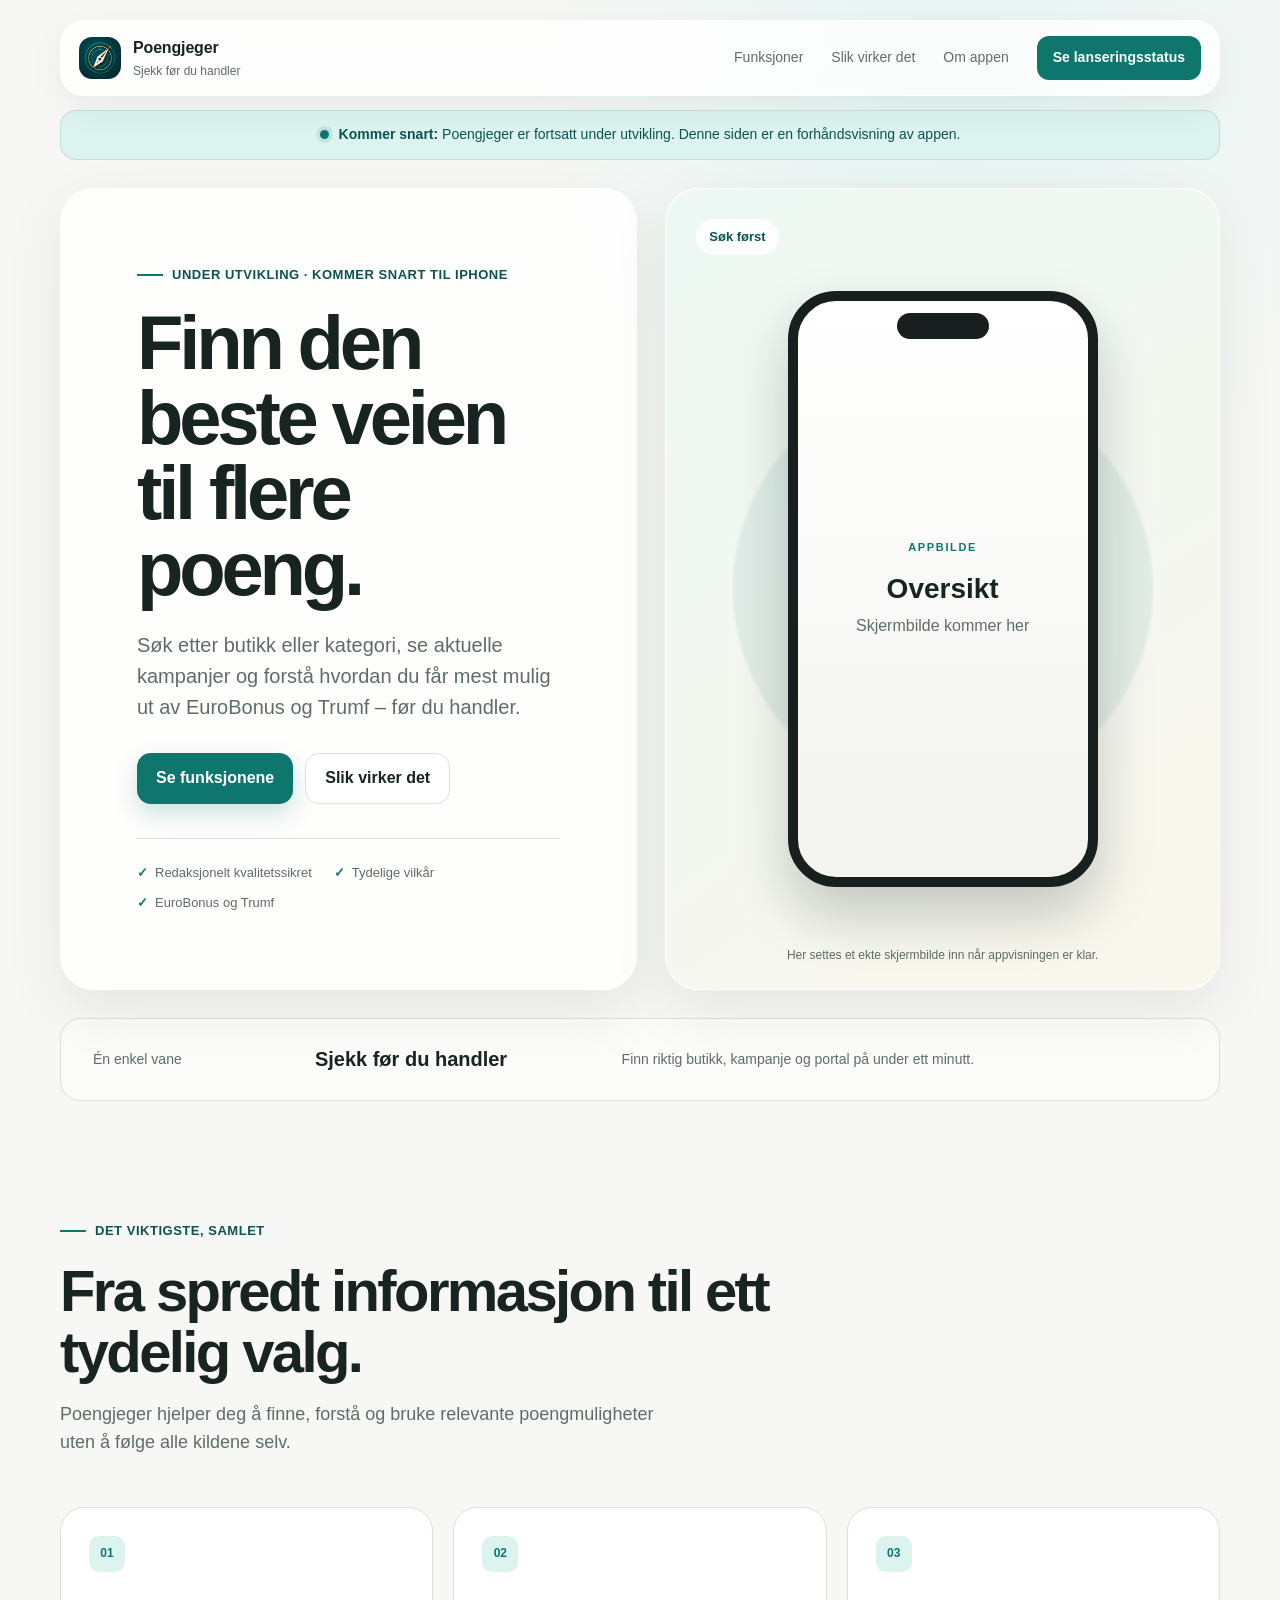
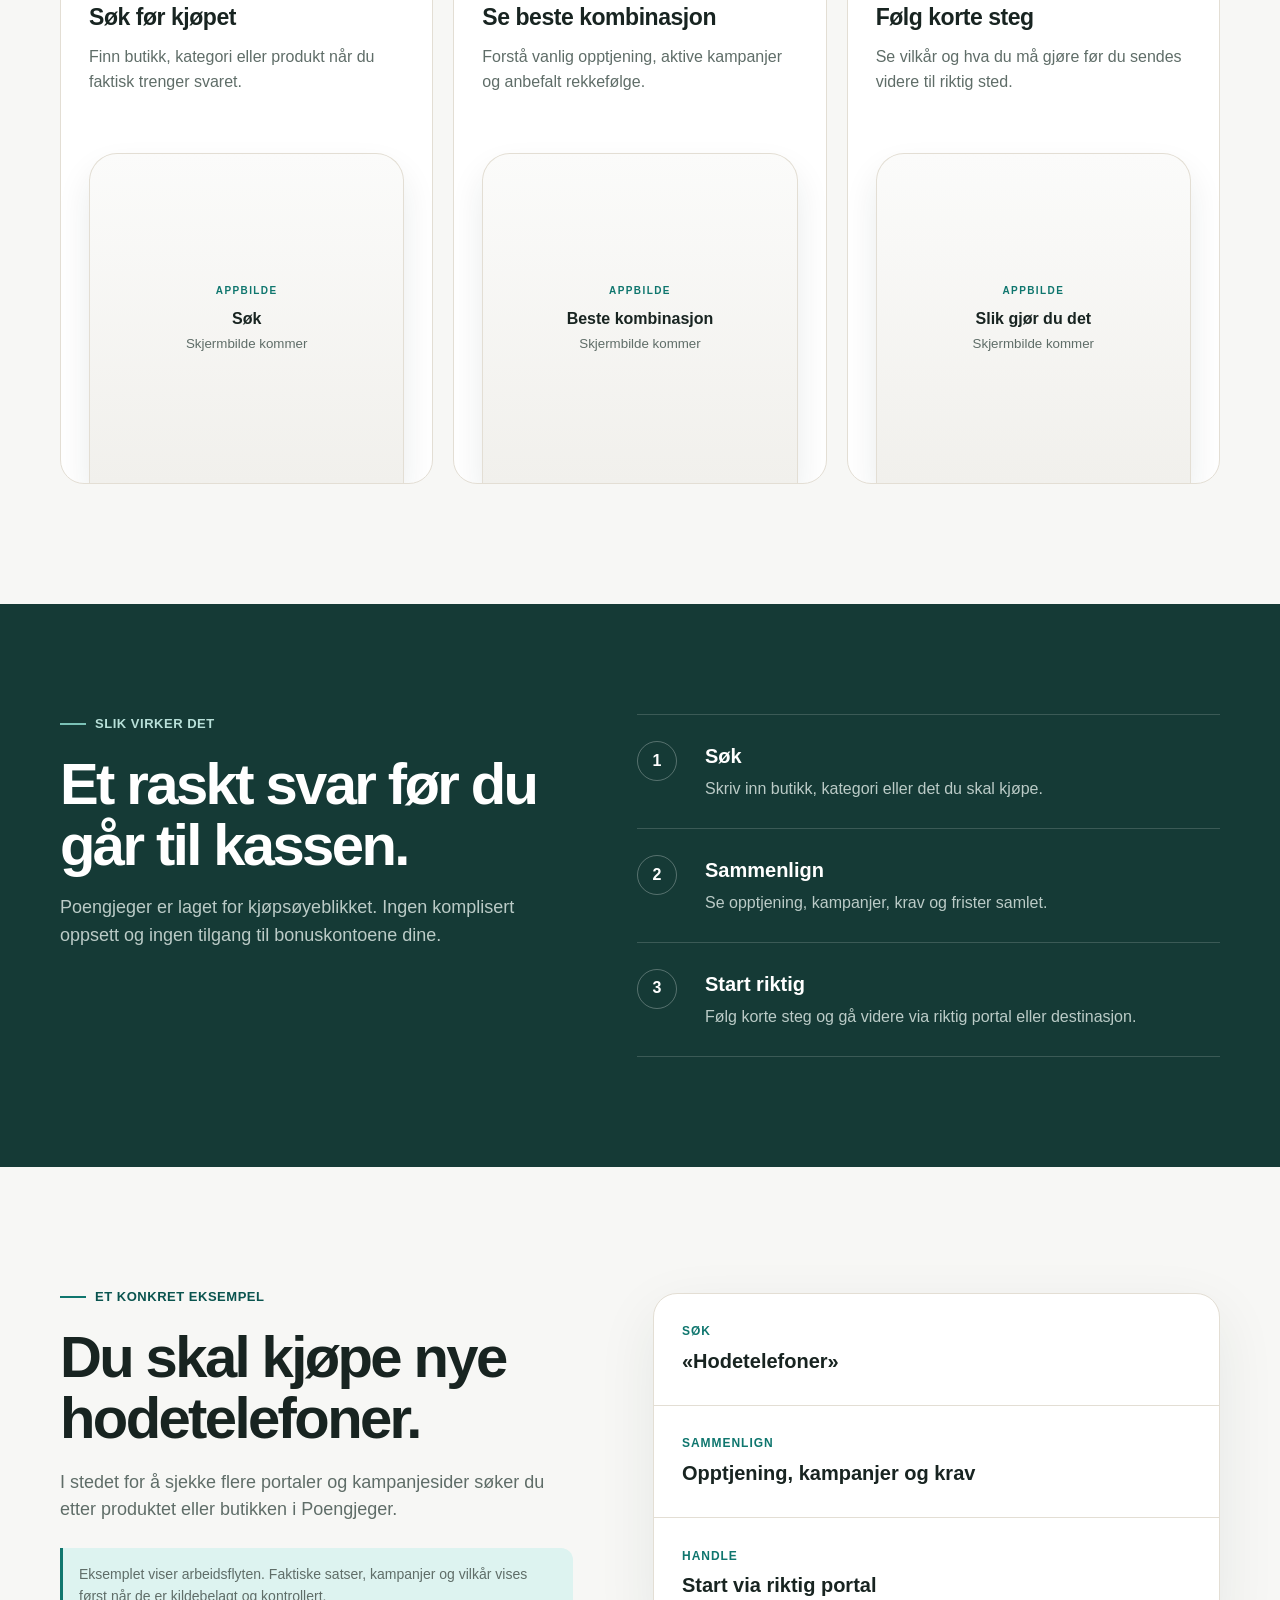
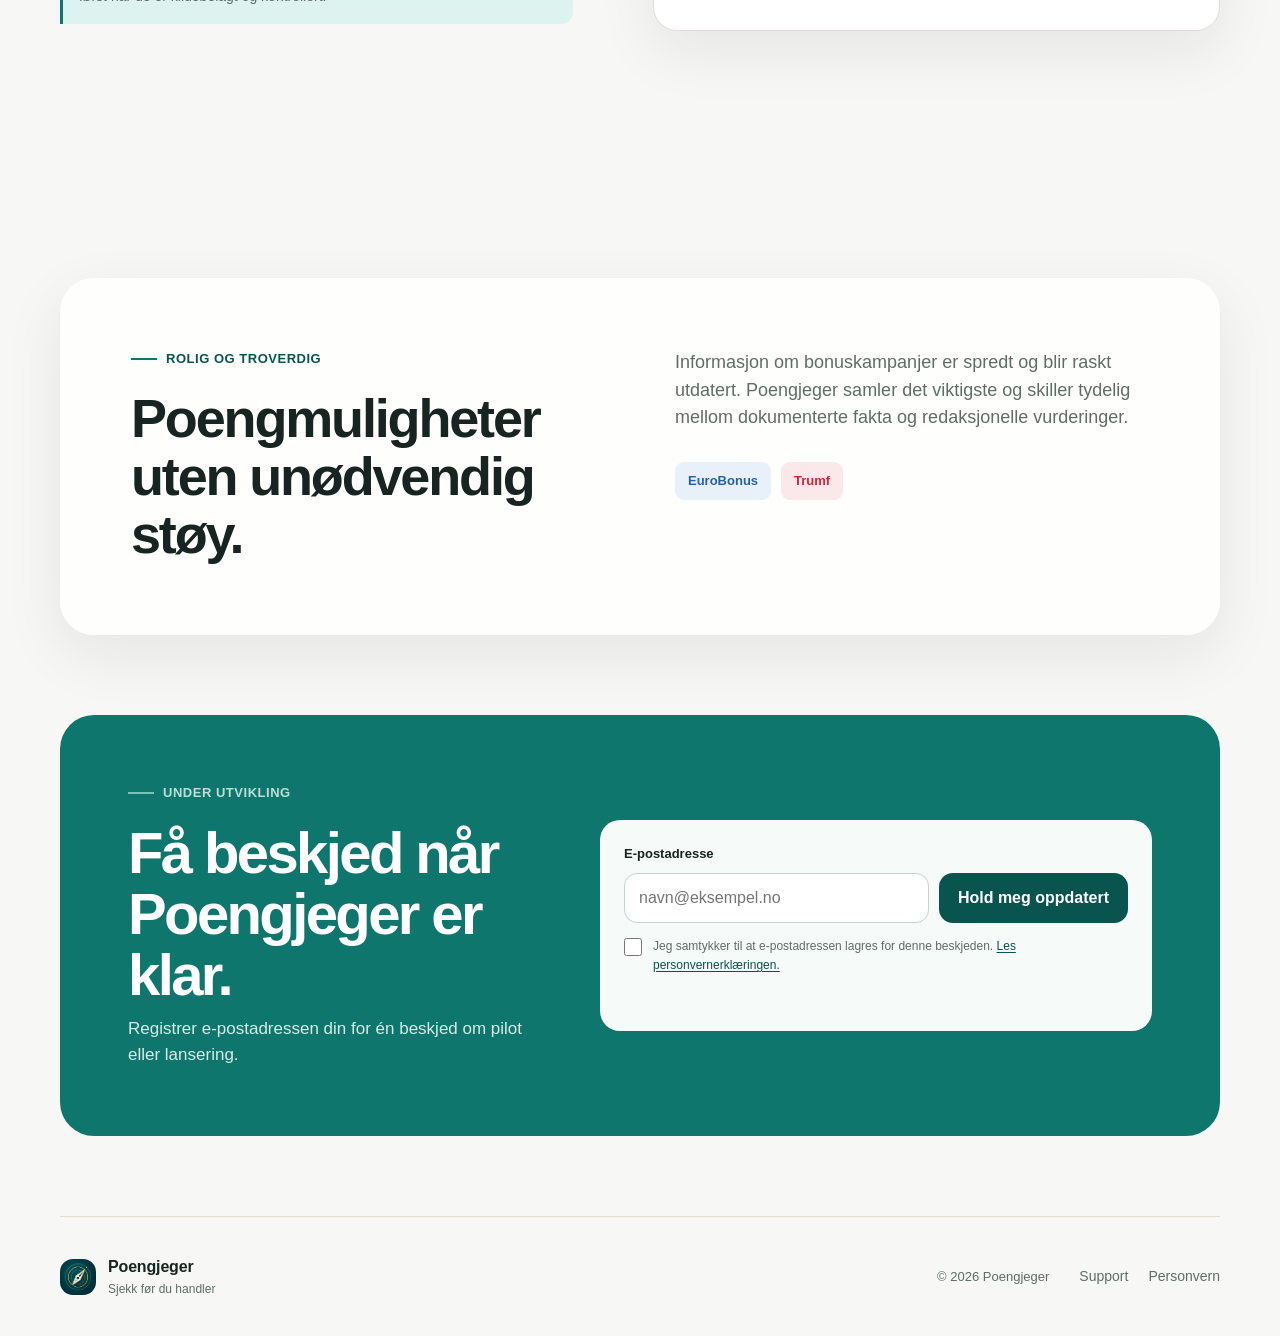
<file: public-site/index.html>
<!DOCTYPE html>
<html lang="no">
<head>
  <meta charset="utf-8">
  <meta name="viewport" content="width=device-width, initial-scale=1">
  <meta name="description" content="Poengjeger hjelper deg å finne den beste opptjeningsveien for EuroBonus og Trumf før du handler.">
  <meta name="theme-color" content="#f7f7f5">
  <link rel="canonical" href="https://nithusan.no/poengjeger/">
  <meta property="og:type" content="website">
  <meta property="og:locale" content="nb_NO">
  <meta property="og:site_name" content="Poengjeger">
  <meta property="og:title" content="Poengjeger – kommer snart til iPhone">
  <meta property="og:description" content="Finn den beste opptjeningsveien for EuroBonus og Trumf før du handler.">
  <meta property="og:url" content="https://nithusan.no/poengjeger/">
  <meta property="og:image" content="https://nithusan.no/poengjeger/assets/poengjeger-app-icon.png">
  <meta property="og:image:alt" content="Poengjeger-applogo">
  <meta name="twitter:card" content="summary">
  <meta name="twitter:title" content="Poengjeger – kommer snart til iPhone">
  <meta name="twitter:description" content="Sjekk før du handler. Poengjeger samler relevante muligheter for EuroBonus og Trumf.">
  <meta name="twitter:image" content="https://nithusan.no/poengjeger/assets/poengjeger-app-icon.png">
  <link rel="icon" href="assets/poengjeger-app-icon.png" type="image/png">
  <title>Poengjeger – Kommer snart til iPhone</title>
  <link rel="stylesheet" href="styles.css">
  <script type="application/ld+json">
    {"@context":"https://schema.org","@type":"SoftwareApplication","name":"Poengjeger","applicationCategory":"LifestyleApplication","operatingSystem":"iOS","description":"Poengjeger hjelper norske bonusbrukere å finne relevante opptjeningsmuligheter før de handler.","url":"https://nithusan.no/poengjeger/","softwareVersion":"Under utvikling"}
  </script>
</head>
<body>
  <a class="skip-link" href="#innhold">Hopp til innhold</a>

  <header class="site-header shell" aria-label="Toppnavigasjon">
    <a class="brand" href="#topp" aria-label="Poengjeger, gå til toppen">
      <img class="brand-mark" src="assets/poengjeger-app-icon.png" alt="">
      <span>
        <strong>Poengjeger</strong>
        <small>Sjekk før du handler</small>
      </span>
    </a>
    <nav aria-label="Hovedmeny">
      <a href="#funksjoner">Funksjoner</a>
      <a href="#slik-virker-det">Slik virker det</a>
      <a href="#om">Om appen</a>
    </nav>
    <a class="nav-cta" href="#lansering">Se lanseringsstatus</a>
    <details class="mobile-menu">
      <summary aria-label="Åpne meny"><span></span><span></span><span></span></summary>
      <nav aria-label="Mobilmeny">
        <a href="#funksjoner">Funksjoner</a>
        <a href="#slik-virker-det">Slik virker det</a>
        <a href="#om">Om appen</a>
        <a href="#lansering">Interesseliste</a>
      </nav>
    </details>
  </header>

  <aside class="development-banner shell" aria-label="Utviklingsstatus">
    <span class="status-dot" aria-hidden="true"></span>
    <p><strong>Kommer snart:</strong> Poengjeger er fortsatt under utvikling. Denne siden er en forhåndsvisning av appen.</p>
  </aside>

  <main id="innhold">
    <section class="hero shell" id="topp">
      <div class="hero-copy panel">
        <p class="eyebrow"><span></span> Under utvikling · kommer snart til iPhone</p>
        <h1>Finn den beste veien til flere poeng.</h1>
        <p class="lead">Søk etter butikk eller kategori, se aktuelle kampanjer og forstå hvordan du får mest mulig ut av EuroBonus og Trumf – før du handler.</p>
        <div class="hero-actions">
          <a class="button button-primary" href="#funksjoner">Se funksjonene</a>
          <a class="button button-secondary" href="#slik-virker-det">Slik virker det</a>
        </div>
        <ul class="trust-list">
          <li>Redaksjonelt kvalitetssikret</li>
          <li>Tydelige vilkår</li>
          <li>EuroBonus og Trumf</li>
        </ul>
      </div>

      <div class="hero-visual panel" role="img" aria-label="Plassholder for appskjermbilde">
        <span class="visual-label">Søk først</span>
        <div class="phone-placeholder">
          <div class="phone-top" aria-hidden="true"></div>
          <div class="placeholder-content">
            <span class="placeholder-kicker">APPBILDE</span>
            <strong>Oversikt</strong>
            <span>Skjermbilde kommer her</span>
          </div>
        </div>
        <p class="visual-note">Her settes et ekte skjermbilde inn når appvisningen er klar.</p>
      </div>
    </section>

    <section class="proof shell" aria-label="Produktløfte">
      <p>Én enkel vane</p>
      <strong>Sjekk før du handler</strong>
      <span>Finn riktig butikk, kampanje og portal på under ett minutt.</span>
    </section>

    <section class="section shell" id="funksjoner">
      <div class="section-heading">
        <p class="eyebrow"><span></span> Det viktigste, samlet</p>
        <h2>Fra spredt informasjon til ett tydelig valg.</h2>
        <p>Poengjeger hjelper deg å finne, forstå og bruke relevante poengmuligheter uten å følge alle kildene selv.</p>
      </div>

      <div class="feature-grid">
        <article class="feature-card">
          <div class="feature-number">01</div>
          <h3>Søk før kjøpet</h3>
          <p>Finn butikk, kategori eller produkt når du faktisk trenger svaret.</p>
          <div class="screen-placeholder screen-search" role="img" aria-label="Plassholder for søkeskjerm">
            <span>APPBILDE</span>
            <strong>Søk</strong>
            <small>Skjermbilde kommer</small>
          </div>
        </article>

        <article class="feature-card">
          <div class="feature-number">02</div>
          <h3>Se beste kombinasjon</h3>
          <p>Forstå vanlig opptjening, aktive kampanjer og anbefalt rekkefølge.</p>
          <div class="screen-placeholder screen-combination" role="img" aria-label="Plassholder for butikkside">
            <span>APPBILDE</span>
            <strong>Beste kombinasjon</strong>
            <small>Skjermbilde kommer</small>
          </div>
        </article>

        <article class="feature-card">
          <div class="feature-number">03</div>
          <h3>Følg korte steg</h3>
          <p>Se vilkår og hva du må gjøre før du sendes videre til riktig sted.</p>
          <div class="screen-placeholder screen-guide" role="img" aria-label="Plassholder for slik gjør du det-visning">
            <span>APPBILDE</span>
            <strong>Slik gjør du det</strong>
            <small>Skjermbilde kommer</small>
          </div>
        </article>
      </div>
    </section>

    <section class="steps-section" id="slik-virker-det">
      <div class="shell steps-layout">
        <div class="section-heading compact">
          <p class="eyebrow light"><span></span> Slik virker det</p>
          <h2>Et raskt svar før du går til kassen.</h2>
          <p>Poengjeger er laget for kjøpsøyeblikket. Ingen komplisert oppsett og ingen tilgang til bonuskontoene dine.</p>
        </div>
        <ol class="steps">
          <li><span>1</span><div><strong>Søk</strong><p>Skriv inn butikk, kategori eller det du skal kjøpe.</p></div></li>
          <li><span>2</span><div><strong>Sammenlign</strong><p>Se opptjening, kampanjer, krav og frister samlet.</p></div></li>
          <li><span>3</span><div><strong>Start riktig</strong><p>Følg korte steg og gå videre via riktig portal eller destinasjon.</p></div></li>
        </ol>
      </div>
    </section>

    <section class="section shell example-section" aria-labelledby="eksempel-title">
      <div class="example-copy">
        <p class="eyebrow"><span></span> Et konkret eksempel</p>
        <h2 id="eksempel-title">Du skal kjøpe nye hodetelefoner.</h2>
        <p>I stedet for å sjekke flere portaler og kampanjesider søker du etter produktet eller butikken i Poengjeger.</p>
        <p class="example-note">Eksemplet viser arbeidsflyten. Faktiske satser, kampanjer og vilkår vises først når de er kildebelagt og kontrollert.</p>
      </div>
      <ol class="example-flow">
        <li><span>Søk</span><strong>«Hodetelefoner»</strong></li>
        <li><span>Sammenlign</span><strong>Opptjening, kampanjer og krav</strong></li>
        <li><span>Handle</span><strong>Start via riktig portal</strong></li>
      </ol>
    </section>

    <section class="section shell about" id="om">
      <div class="about-card panel">
        <div>
          <p class="eyebrow"><span></span> Rolig og troverdig</p>
          <h2>Poengmuligheter uten unødvendig støy.</h2>
        </div>
        <div class="about-copy">
          <p>Informasjon om bonuskampanjer er spredt og blir raskt utdatert. Poengjeger samler det viktigste og skiller tydelig mellom dokumenterte fakta og redaksjonelle vurderinger.</p>
          <div class="programs" role="group" aria-label="Bonusprogrammer i første versjon">
            <span class="program eurobonus">EuroBonus</span>
            <span class="program trumf">Trumf</span>
          </div>
        </div>
      </div>
    </section>

    <section class="launch shell" id="lansering">
      <div>
        <p class="eyebrow light"><span></span> Under utvikling</p>
        <h2>Få beskjed når Poengjeger er klar.</h2>
        <p>Registrer e-postadressen din for én beskjed om pilot eller lansering.</p>
      </div>
      <form class="waitlist-form" id="waitlist-form" novalidate>
        <label for="waitlist-email">E-postadresse</label>
        <div class="waitlist-row">
          <input id="waitlist-email" name="email" type="email" autocomplete="email" inputmode="email" placeholder="navn@eksempel.no" required maxlength="254">
          <button class="button button-light" type="submit">Hold meg oppdatert</button>
        </div>
        <div class="honeypot" aria-hidden="true">
          <label for="waitlist-company">Firma</label>
          <input id="waitlist-company" name="company" type="text" tabindex="-1" autocomplete="off">
        </div>
        <label class="consent-row">
          <input id="waitlist-consent" name="consent" type="checkbox" required>
          <span>Jeg samtykker til at e-postadressen lagres for denne beskjeden. <a href="personvern/">Les personvernerklæringen.</a></span>
        </label>
        <p class="form-status" id="waitlist-status" role="status" aria-live="polite"></p>
      </form>
    </section>
  </main>

  <footer class="site-footer shell">
    <div class="brand footer-brand">
      <img class="brand-mark" src="assets/poengjeger-app-icon.png" alt="">
      <span><strong>Poengjeger</strong><small>Sjekk før du handler</small></span>
    </div>
    <p>© <span id="year">2026</span> Poengjeger</p>
    <div class="footer-links">
      <a href="support/">Support</a>
      <a href="personvern/">Personvern</a>
    </div>
  </footer>

  <script src="config.js"></script>
  <script src="script.js"></script>
</body>
</html>
</file>
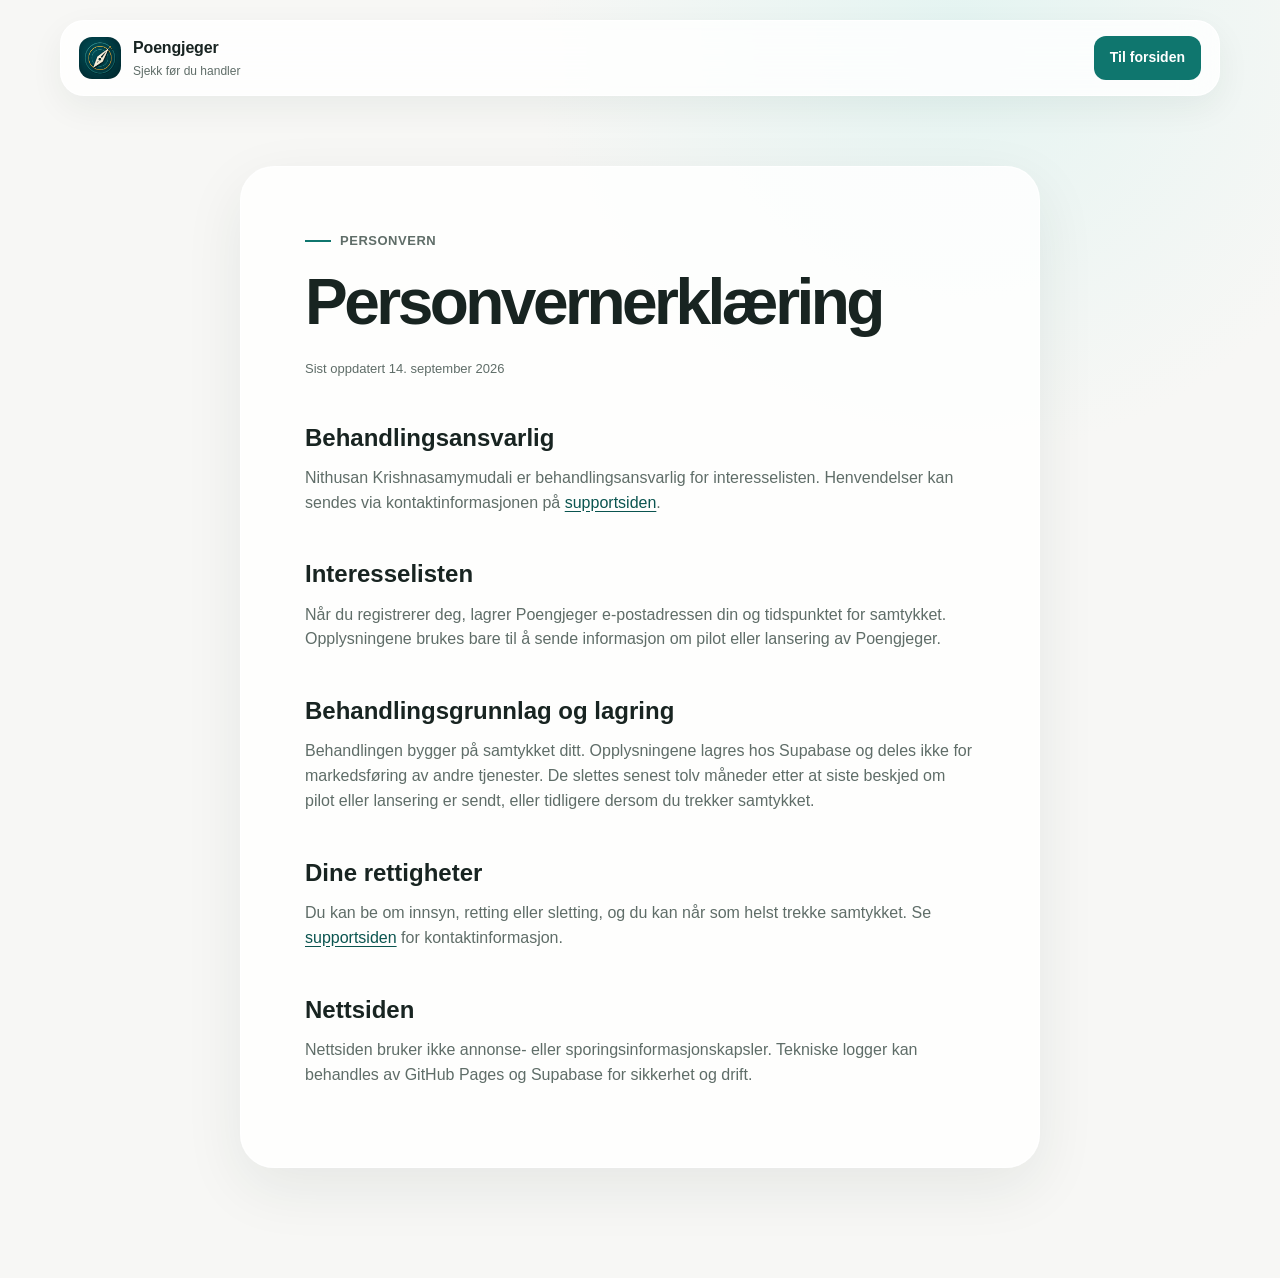
<file: public-site/personvern/index.html>
<!DOCTYPE html>
<html lang="no">
<head>
  <meta charset="utf-8">
  <meta name="viewport" content="width=device-width, initial-scale=1">
  <meta name="description" content="Personvernerklæring for Poengjeger og interesselisten.">
  <link rel="canonical" href="https://nithusan.no/poengjeger/personvern/">
  <link rel="icon" href="../assets/poengjeger-app-icon.png" type="image/png">
  <title>Personvern – Poengjeger</title>
  <link rel="stylesheet" href="../styles.css">
</head>
<body>
  <header class="site-header shell">
    <a class="brand" href="../" aria-label="Poengjeger, gå til forsiden">
      <img class="brand-mark" src="../assets/poengjeger-app-icon.png" alt="">
      <span><strong>Poengjeger</strong><small>Sjekk før du handler</small></span>
    </a>
    <a class="nav-cta" href="../">Til forsiden</a>
  </header>
  <main class="legal-main shell">
    <article class="legal-card panel">
      <p class="eyebrow"><span></span> Personvern</p>
      <h1>Personvernerklæring</h1>
      <p class="legal-updated">Sist oppdatert 14. september 2026</p>
      <h2>Behandlingsansvarlig</h2>
      <p>Nithusan Krishnasamymudali er behandlingsansvarlig for interesselisten. Henvendelser kan sendes via kontaktinformasjonen på <a href="../support/">supportsiden</a>.</p>
      <h2>Interesselisten</h2>
      <p>Når du registrerer deg, lagrer Poengjeger e-postadressen din og tidspunktet for samtykket. Opplysningene brukes bare til å sende informasjon om pilot eller lansering av Poengjeger.</p>
      <h2>Behandlingsgrunnlag og lagring</h2>
      <p>Behandlingen bygger på samtykket ditt. Opplysningene lagres hos Supabase og deles ikke for markedsføring av andre tjenester. De slettes senest tolv måneder etter at siste beskjed om pilot eller lansering er sendt, eller tidligere dersom du trekker samtykket.</p>
      <h2>Dine rettigheter</h2>
      <p>Du kan be om innsyn, retting eller sletting, og du kan når som helst trekke samtykket. Se <a href="../support/">supportsiden</a> for kontaktinformasjon.</p>
      <h2>Nettsiden</h2>
      <p>Nettsiden bruker ikke annonse- eller sporingsinformasjonskapsler. Tekniske logger kan behandles av GitHub Pages og Supabase for sikkerhet og drift.</p>
    </article>
  </main>
</body>
</html>
</file>
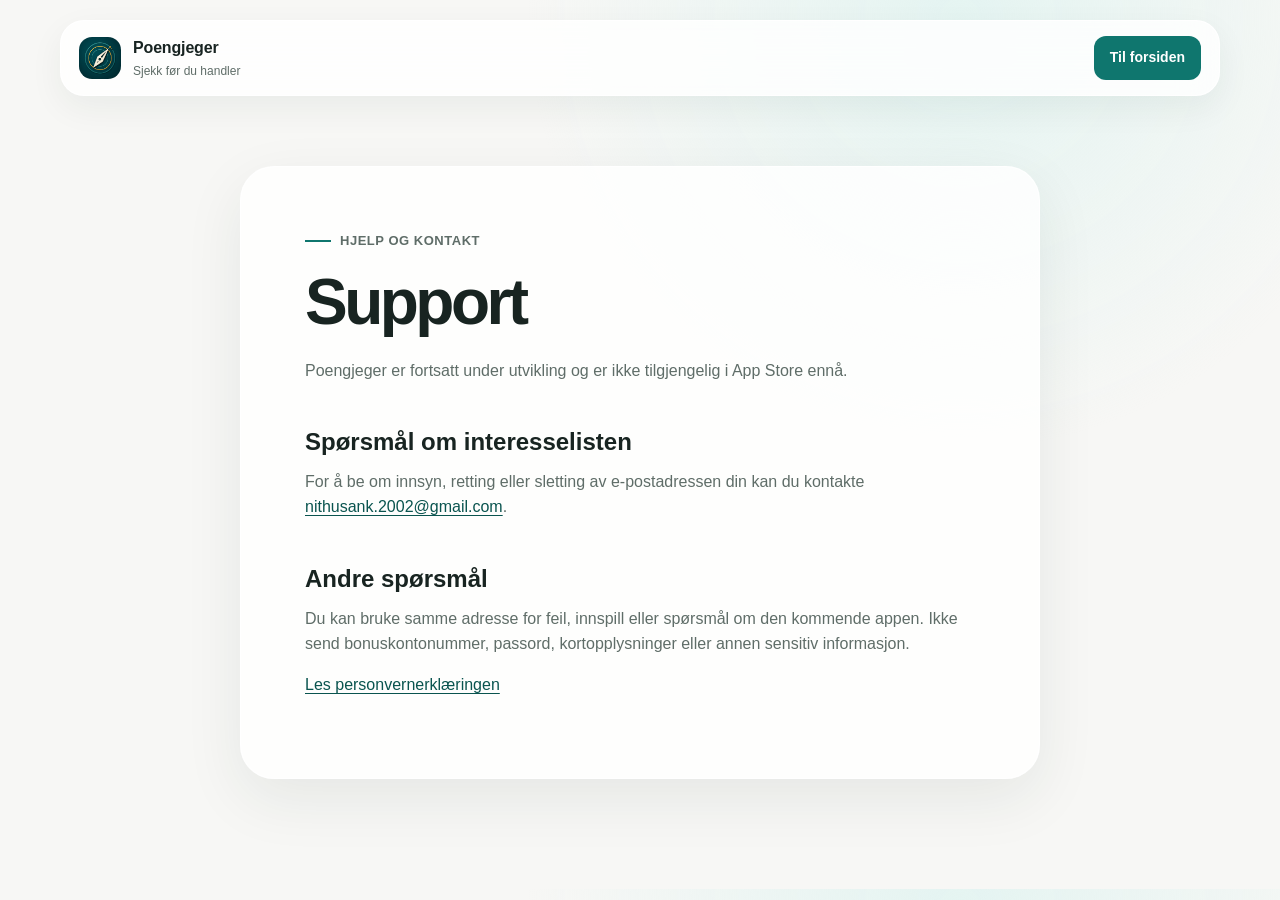
<file: public-site/support/index.html>
<!DOCTYPE html>
<html lang="no">
<head>
  <meta charset="utf-8">
  <meta name="viewport" content="width=device-width, initial-scale=1">
  <meta name="description" content="Support og kontaktinformasjon for Poengjeger.">
  <link rel="canonical" href="https://nithusan.no/poengjeger/support/">
  <link rel="icon" href="../assets/poengjeger-app-icon.png" type="image/png">
  <title>Support – Poengjeger</title>
  <link rel="stylesheet" href="../styles.css">
</head>
<body>
  <header class="site-header shell">
    <a class="brand" href="../" aria-label="Poengjeger, gå til forsiden">
      <img class="brand-mark" src="../assets/poengjeger-app-icon.png" alt="">
      <span><strong>Poengjeger</strong><small>Sjekk før du handler</small></span>
    </a>
    <a class="nav-cta" href="../">Til forsiden</a>
  </header>
  <main class="legal-main shell">
    <article class="legal-card panel">
      <p class="eyebrow"><span></span> Hjelp og kontakt</p>
      <h1>Support</h1>
      <p>Poengjeger er fortsatt under utvikling og er ikke tilgjengelig i App Store ennå.</p>
      <h2>Spørsmål om interesselisten</h2>
      <p>For å be om innsyn, retting eller sletting av e-postadressen din kan du kontakte <a href="mailto:nithusank.2002@gmail.com?subject=Poengjeger%20support">nithusank.2002@gmail.com</a>.</p>
      <h2>Andre spørsmål</h2>
      <p>Du kan bruke samme adresse for feil, innspill eller spørsmål om den kommende appen. Ikke send bonuskontonummer, passord, kortopplysninger eller annen sensitiv informasjon.</p>
      <p><a href="../personvern/">Les personvernerklæringen</a></p>
    </article>
  </main>
</body>
</html>
</file>
<file: public-site/styles.css>
:root {
  --brand: #0f766e;
  --brand-dark: #0a544f;
  --brand-soft: #ddf3f0;
  --ink: #182421;
  --muted: #5f6d68;
  --background: #f7f7f5;
  --surface: #ffffff;
  --border: #e3ded4;
  --warm: #f2f0e8;
  --blue: #2563a6;
  --red: #c72936;
  --radius-small: 14px;
  --radius-card: 24px;
  --radius-hero: 34px;
  --shadow: 0 20px 60px rgba(25, 47, 42, .08);
}

* { box-sizing: border-box; }
html { scroll-behavior: smooth; }
body {
  margin: 0;
  color: var(--ink);
  background:
    radial-gradient(circle at 75% 2%, rgba(221, 243, 240, .72), transparent 27rem),
    var(--background);
  font-family: ui-sans-serif, -apple-system, BlinkMacSystemFont, "Segoe UI", sans-serif;
  line-height: 1.55;
  -webkit-font-smoothing: antialiased;
}
a { color: inherit; text-decoration: none; }
.shell { width: min(1160px, calc(100% - 40px)); margin-inline: auto; }
.skip-link { position: fixed; top: 12px; left: 12px; z-index: 20; padding: 10px 14px; background: var(--ink); color: white; border-radius: 10px; transform: translateY(-150%); }
.skip-link:focus { transform: none; }

.site-header {
  position: sticky;
  top: 12px;
  z-index: 10;
  min-height: 76px;
  margin-top: 20px;
  padding: 12px 18px;
  display: flex;
  align-items: center;
  gap: 28px;
  background: rgba(255,255,255,.82);
  border: 1px solid rgba(255,255,255,.9);
  border-radius: 24px;
  box-shadow: 0 12px 34px rgba(25,47,42,.06);
  backdrop-filter: blur(18px);
}
.brand { display: inline-flex; align-items: center; gap: 12px; margin-right: auto; }
.brand-mark { display: block; width: 42px; height: 42px; border-radius: 13px; object-fit: cover; }
.brand strong, .brand small { display: block; }
.brand strong { font-size: 16px; letter-spacing: -.01em; }
.brand small { color: var(--muted); font-size: 12px; margin-top: 1px; }
nav { display: flex; align-items: center; gap: 28px; }
nav a, .footer-links a { color: var(--muted); font-size: 14px; }
nav a:hover, .footer-links a:hover { color: var(--brand); }
.nav-cta { padding: 11px 16px; color: white; background: var(--brand); border-radius: 12px; font-size: 14px; font-weight: 700; }
.mobile-menu { display: none; position: relative; }
.mobile-menu summary { width: 44px; height: 44px; padding: 12px; display: grid; align-content: center; gap: 4px; border: 1px solid var(--border); border-radius: 12px; cursor: pointer; list-style: none; }
.mobile-menu summary::-webkit-details-marker { display: none; }
.mobile-menu summary span { display: block; width: 18px; height: 2px; background: var(--ink); border-radius: 2px; }
.mobile-menu nav { position: absolute; top: 52px; right: 0; width: min(260px, calc(100vw - 40px)); padding: 10px; display: grid; gap: 2px; background: var(--surface); border: 1px solid var(--border); border-radius: 16px; box-shadow: var(--shadow); }
.mobile-menu nav a { min-height: 44px; padding: 11px 12px; border-radius: 9px; }
.mobile-menu nav a:hover { background: var(--brand-soft); }
.development-banner {
  margin-top: 14px;
  padding: 13px 18px;
  display: flex;
  align-items: center;
  justify-content: center;
  gap: 10px;
  color: var(--brand-dark);
  background: var(--brand-soft);
  border: 1px solid rgba(15, 118, 110, .15);
  border-radius: 16px;
  text-align: center;
  font-size: 14px;
}
.development-banner p { margin: 0; }
.status-dot { width: 9px; height: 9px; flex: 0 0 auto; border-radius: 50%; background: var(--brand); box-shadow: 0 0 0 4px rgba(15, 118, 110, .12); }

.hero { display: grid; grid-template-columns: 1.02fr .98fr; gap: 28px; padding-top: 28px; }
.panel { background: rgba(255,255,255,.82); border: 1px solid rgba(255,255,255,.96); box-shadow: var(--shadow); border-radius: var(--radius-hero); }
.hero-copy { padding: clamp(36px, 6vw, 76px); display: flex; flex-direction: column; justify-content: center; }
.eyebrow { display: flex; align-items: center; gap: 9px; margin: 0 0 20px; color: var(--brand-dark); font-size: 13px; font-weight: 750; letter-spacing: .04em; text-transform: uppercase; }
.eyebrow span { width: 26px; height: 2px; background: var(--brand); }
h1, h2, h3, p { margin-top: 0; }
h1 { max-width: 670px; margin-bottom: 24px; font-size: clamp(48px, 6vw, 76px); line-height: .99; letter-spacing: -.055em; }
.lead { max-width: 590px; margin-bottom: 30px; color: var(--muted); font-size: clamp(17px, 2vw, 20px); }
.hero-actions { display: flex; flex-wrap: wrap; gap: 12px; }
.button { min-height: 48px; padding: 12px 19px; display: inline-flex; align-items: center; justify-content: center; border-radius: 14px; font-weight: 750; transition: transform .18s ease, box-shadow .18s ease; }
.button:hover { transform: translateY(-2px); }
.button-primary { color: white; background: var(--brand); box-shadow: 0 10px 24px rgba(15,118,110,.2); }
.button-secondary { background: var(--surface); border: 1px solid var(--border); }
.trust-list { display: flex; flex-wrap: wrap; gap: 10px 22px; margin: 34px 0 0; padding: 24px 0 0; border-top: 1px solid var(--border); list-style: none; color: var(--muted); font-size: 13px; }
.trust-list li::before { content: "✓"; margin-right: 7px; color: var(--brand); font-weight: 900; }

.hero-visual { min-height: 660px; position: relative; overflow: hidden; display: grid; place-items: center; padding: 38px; background: linear-gradient(145deg, #edf8f4, #faf7ed); }
.hero-visual::before { content: ""; position: absolute; width: 420px; height: 420px; border-radius: 50%; background: rgba(15,118,110,.08); filter: blur(1px); }
.visual-label { position: absolute; top: 30px; left: 30px; padding: 8px 13px; background: rgba(255,255,255,.85); border-radius: 999px; color: var(--brand-dark); font-size: 13px; font-weight: 750; }
.phone-placeholder { position: relative; z-index: 1; width: min(310px, 78%); aspect-ratio: .52; display: grid; place-items: center; padding: 18px; border: 10px solid #17201e; border-radius: 48px; background: linear-gradient(180deg, #fff, #f3f3ef); box-shadow: 0 28px 55px rgba(16,35,31,.22); }
.phone-top { position: absolute; top: 12px; width: 92px; height: 26px; background: #17201e; border-radius: 999px; }
.placeholder-content, .screen-placeholder { text-align: center; color: var(--muted); }
.placeholder-content strong, .placeholder-content span { display: block; }
.placeholder-content strong { margin: 11px 0 4px; color: var(--ink); font-size: 28px; }
.placeholder-kicker { color: var(--brand) !important; font-size: 11px; font-weight: 850; letter-spacing: .15em; }
.visual-note { position: absolute; right: 30px; bottom: 24px; left: 30px; margin: 0; color: var(--muted); text-align: center; font-size: 12px; }

.proof { margin-top: 28px; padding: 25px 32px; display: grid; grid-template-columns: .7fr 1fr 2fr; align-items: center; gap: 24px; border: 1px solid var(--border); border-radius: 20px; background: rgba(255,255,255,.55); }
.proof p, .proof span { margin: 0; color: var(--muted); font-size: 14px; }
.proof strong { font-size: 20px; }
.section { padding-top: 120px; padding-bottom: 120px; }
.section-heading { max-width: 720px; margin-bottom: 50px; }
.section-heading h2, .launch h2 { margin-bottom: 18px; font-size: clamp(38px, 5vw, 58px); line-height: 1.05; letter-spacing: -.045em; }
.section-heading > p:last-child { max-width: 620px; color: var(--muted); font-size: 18px; }
.feature-grid { display: grid; grid-template-columns: repeat(3, 1fr); gap: 20px; }
.feature-card { padding: 28px 28px 0; overflow: hidden; background: var(--surface); border: 1px solid var(--border); border-radius: var(--radius-card); }
.feature-number { width: 36px; height: 36px; display: grid; place-items: center; margin-bottom: 28px; color: var(--brand); background: var(--brand-soft); border-radius: 10px; font-size: 12px; font-weight: 850; }
.feature-card h3 { margin-bottom: 10px; font-size: 23px; letter-spacing: -.02em; }
.feature-card > p { min-height: 78px; color: var(--muted); }
.screen-placeholder { min-height: 330px; margin-top: 30px; padding: 34px 20px; display: flex; flex-direction: column; justify-content: center; border: 1px solid var(--border); border-bottom: 0; border-radius: 28px 28px 0 0; background: linear-gradient(180deg, #fbfbfa, #f1f0ec); box-shadow: 0 18px 35px rgba(26,43,39,.09); }
.screen-placeholder span { color: var(--brand); font-size: 10px; font-weight: 850; letter-spacing: .14em; }
.screen-placeholder strong { margin: 9px 0 2px; color: var(--ink); }

.steps-section { padding: 110px 0; color: white; background: #153a36; }
.steps-layout { display: grid; grid-template-columns: .9fr 1.1fr; gap: 100px; align-items: start; }
.section-heading.compact { margin: 0; }
.eyebrow.light { color: #b8e0d9; }
.eyebrow.light span { background: #7bc2b7; }
.steps-section .section-heading > p:last-child { color: #bbcbc7; }
.steps { margin: 0; padding: 0; list-style: none; }
.steps li { display: grid; grid-template-columns: 48px 1fr; gap: 20px; padding: 26px 0; border-top: 1px solid rgba(255,255,255,.16); }
.steps li:last-child { border-bottom: 1px solid rgba(255,255,255,.16); }
.steps li > span { width: 40px; height: 40px; display: grid; place-items: center; border: 1px solid rgba(255,255,255,.28); border-radius: 50%; font-weight: 800; }
.steps strong { font-size: 20px; }
.steps p { margin: 5px 0 0; color: #bbcbc7; }

.example-section { display: grid; grid-template-columns: .95fr 1.05fr; gap: 80px; align-items: center; }
.example-copy h2 { margin-bottom: 20px; font-size: clamp(38px, 5vw, 58px); line-height: 1.05; letter-spacing: -.045em; }
.example-copy > p:not(.eyebrow) { color: var(--muted); font-size: 18px; }
.example-note { margin-top: 24px; padding: 16px; border-left: 3px solid var(--brand); background: var(--brand-soft); border-radius: 0 12px 12px 0; font-size: 14px !important; }
.example-flow { margin: 0; padding: 0; overflow: hidden; list-style: none; background: var(--surface); border: 1px solid var(--border); border-radius: var(--radius-card); box-shadow: var(--shadow); }
.example-flow li { min-height: 112px; padding: 24px 28px; display: grid; align-content: center; border-bottom: 1px solid var(--border); }
.example-flow li:last-child { border-bottom: 0; }
.example-flow span { color: var(--brand); font-size: 12px; font-weight: 800; letter-spacing: .08em; text-transform: uppercase; }
.example-flow strong { margin-top: 5px; font-size: 20px; }

.about { padding-bottom: 80px; }
.about-card { padding: clamp(32px, 6vw, 70px); display: grid; grid-template-columns: 1fr 1fr; gap: 70px; }
.about-card h2 { margin: 0; font-size: clamp(36px, 5vw, 54px); line-height: 1.08; letter-spacing: -.04em; }
.about-copy { color: var(--muted); font-size: 18px; }
.programs { display: flex; flex-wrap: wrap; gap: 10px; margin-top: 30px; }
.program { padding: 9px 13px; border-radius: 9px; font-size: 13px; font-weight: 800; }
.eurobonus { color: var(--blue); background: #e8f0fa; }
.trumf { color: var(--red); background: #fae8eb; }

.launch { margin-bottom: 80px; padding: clamp(34px, 6vw, 68px); display: grid; grid-template-columns: .85fr 1.15fr; align-items: center; gap: 64px; color: white; background: var(--brand); border-radius: var(--radius-hero); }
.launch h2 { margin-bottom: 10px; }
.launch p:last-child { margin: 0; color: #d7ece8; font-size: 17px; }
.button-light { flex: 0 0 auto; color: var(--brand-dark); background: white; }
.waitlist-form { padding: 24px; color: var(--ink); background: rgba(255,255,255,.96); border-radius: 20px; }
.waitlist-form > label:first-child { display: block; margin-bottom: 8px; font-size: 13px; font-weight: 750; }
.waitlist-row { display: grid; grid-template-columns: 1fr auto; gap: 10px; }
.waitlist-row input { min-width: 0; min-height: 48px; padding: 12px 14px; color: var(--ink); background: white; border: 1px solid #c8d2cf; border-radius: 13px; font: inherit; }
.waitlist-row input:focus { outline: 3px solid rgba(15,118,110,.2); border-color: var(--brand); }
.waitlist-row .button { color: white; background: var(--brand-dark); border: 0; cursor: pointer; font: inherit; font-weight: 750; }
.waitlist-row .button:disabled { cursor: wait; opacity: .66; }
.consent-row { margin-top: 14px; display: grid; grid-template-columns: 20px 1fr; gap: 9px; align-items: start; color: var(--muted); font-size: 12px; }
.consent-row input { width: 18px; height: 18px; margin: 1px 0 0; accent-color: var(--brand); }
.consent-row a { color: var(--brand-dark); text-decoration: underline; text-underline-offset: 2px; }
.honeypot { position: absolute; left: -10000px; width: 1px; height: 1px; overflow: hidden; }
.form-status { min-height: 20px; margin: 12px 0 0 !important; color: var(--muted) !important; font-size: 13px !important; }
.form-status[data-state="success"] { color: #176d3c !important; }
.form-status[data-state="error"] { color: #9f2d21 !important; }

.legal-main { padding: 70px 0 110px; }
.legal-card { max-width: 800px; margin-inline: auto; padding: clamp(28px, 6vw, 64px); }
.legal-card h1 { font-size: clamp(40px, 7vw, 64px); }
.legal-card h2 { margin-top: 40px; margin-bottom: 10px; font-size: 24px; }
.legal-card p, .legal-card li { color: var(--muted); }
.legal-card a { color: var(--brand-dark); text-decoration: underline; text-underline-offset: 3px; }
.legal-updated { font-size: 13px; }
.site-footer { min-height: 120px; padding: 28px 0; display: flex; align-items: center; gap: 30px; border-top: 1px solid var(--border); color: var(--muted); font-size: 13px; }
.footer-brand { margin-right: auto; color: var(--ink); }
.footer-brand .brand-mark { width: 36px; height: 36px; font-size: 17px; }
.site-footer > p { margin: 0; }
.footer-links { display: flex; gap: 20px; }

a:focus-visible { outline: 3px solid #e3a836; outline-offset: 4px; }
@media (max-width: 900px) {
  .site-header nav { display: none; }
  .site-header > .nav-cta { display: none; }
  .mobile-menu { display: block; }
  .mobile-menu nav { display: grid; }
  .hero { grid-template-columns: 1fr; }
  .hero-visual { min-height: 590px; }
  .feature-grid { grid-template-columns: 1fr; }
  .feature-card > p { min-height: auto; }
  .screen-placeholder { min-height: 280px; }
  .steps-layout, .about-card, .example-section, .launch { grid-template-columns: 1fr; gap: 50px; }
}
@media (max-width: 620px) {
  .shell { width: min(100% - 24px, 1160px); }
  .site-header { top: 8px; min-height: 66px; margin-top: 12px; padding: 9px 11px; border-radius: 18px; }
  .brand-mark { width: 38px; height: 38px; }
  .brand small { display: none; }
  .development-banner { align-items: flex-start; padding: 12px 14px; text-align: left; font-size: 13px; }
  .status-dot { margin-top: 5px; }
  .hero { gap: 14px; padding-top: 14px; }
  .hero-copy { padding: 34px 24px; border-radius: 24px; }
  h1 { font-size: clamp(43px, 14vw, 62px); }
  .hero-actions .button { width: 100%; }
  .trust-list { display: grid; }
  .hero-visual { min-height: 520px; padding: 24px; border-radius: 24px; }
  .phone-placeholder { width: 255px; max-width: 82%; }
  .proof { grid-template-columns: 1fr; gap: 4px; }
  .section { padding-top: 82px; padding-bottom: 82px; }
  .section-heading { margin-bottom: 34px; }
  .section-heading h2, .launch h2 { font-size: 38px; }
  .steps-section { padding: 82px 0; }
  .about-card { padding: 32px 24px; border-radius: 24px; }
  .launch { margin-bottom: 50px; padding: 34px 24px; gap: 30px; border-radius: 24px; }
  .waitlist-form { padding: 20px; }
  .waitlist-row { grid-template-columns: 1fr; }
  .waitlist-row .button { width: 100%; }
  .site-footer { align-items: flex-start; flex-wrap: wrap; }
  .footer-brand { width: 100%; }
}
@media (prefers-reduced-motion: reduce) {
  html { scroll-behavior: auto; }
  *, *::before, *::after { transition-duration: .01ms !important; }
}
</file>
